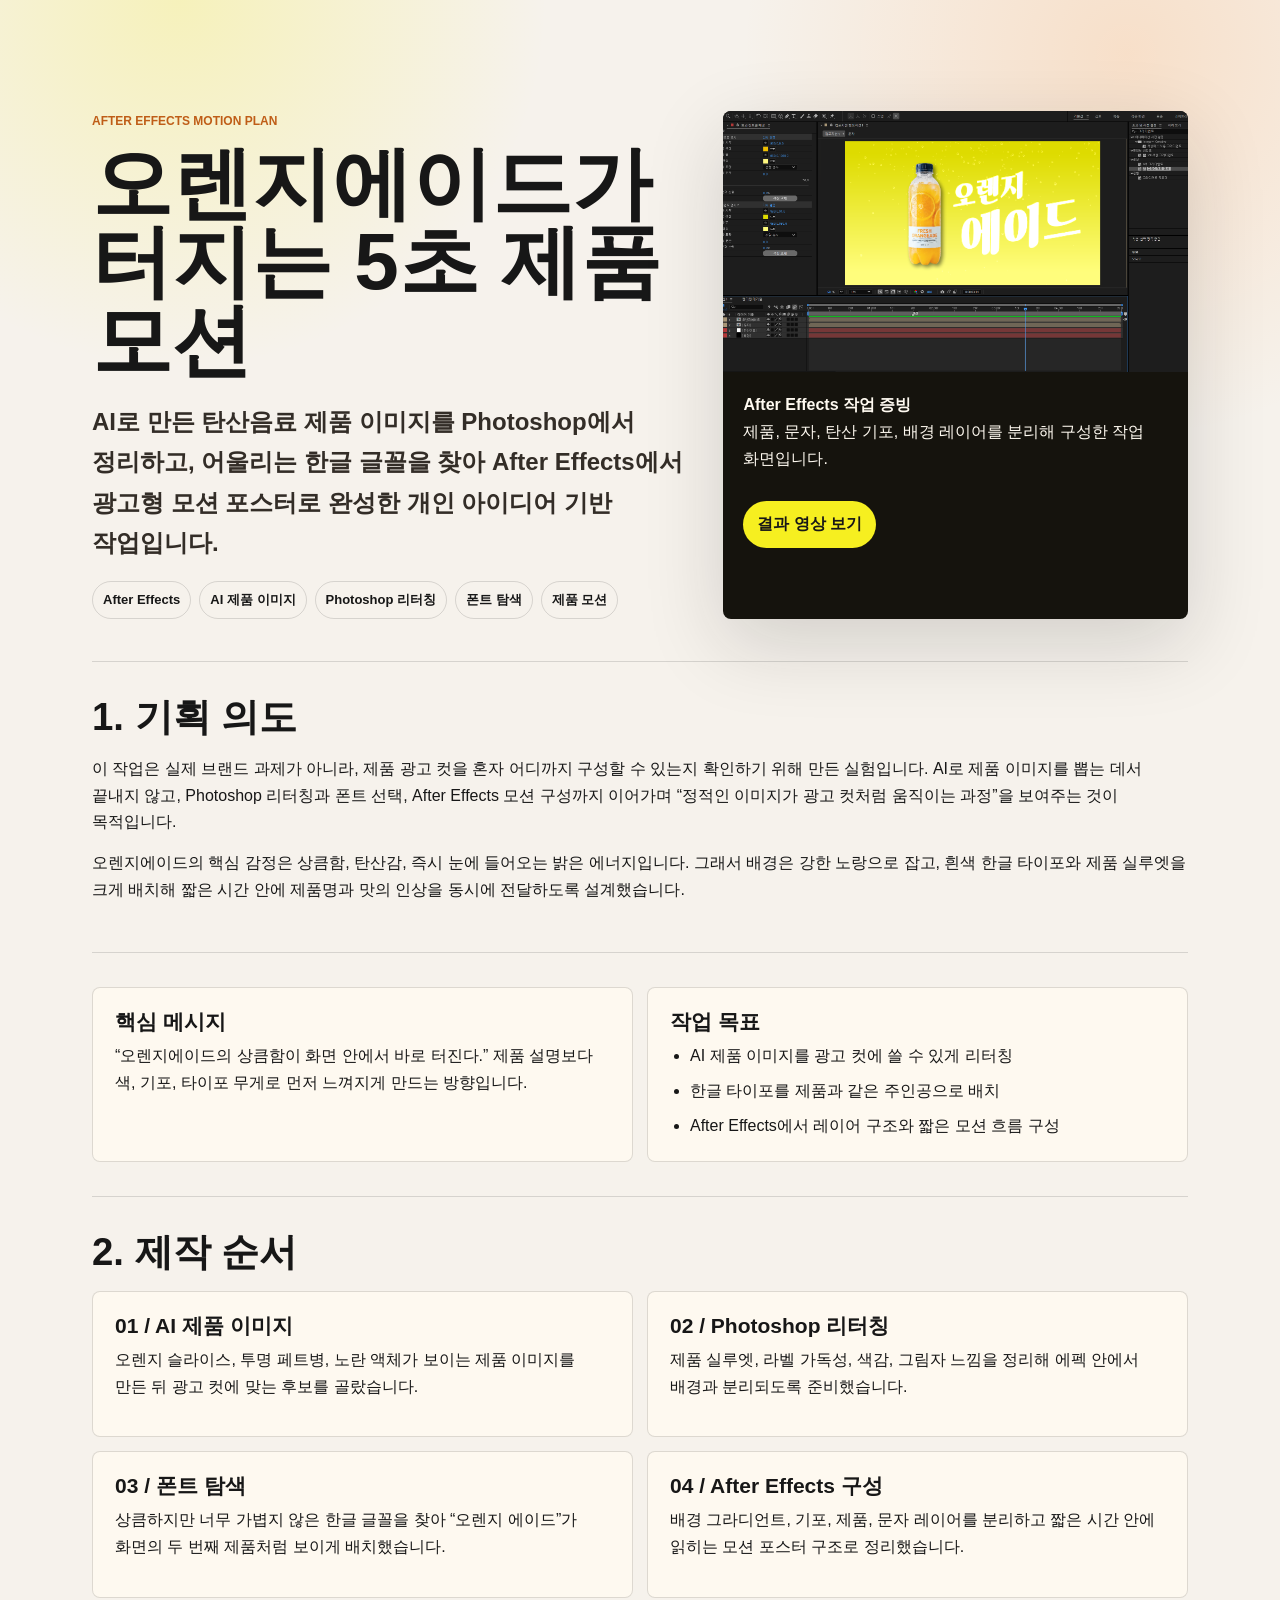
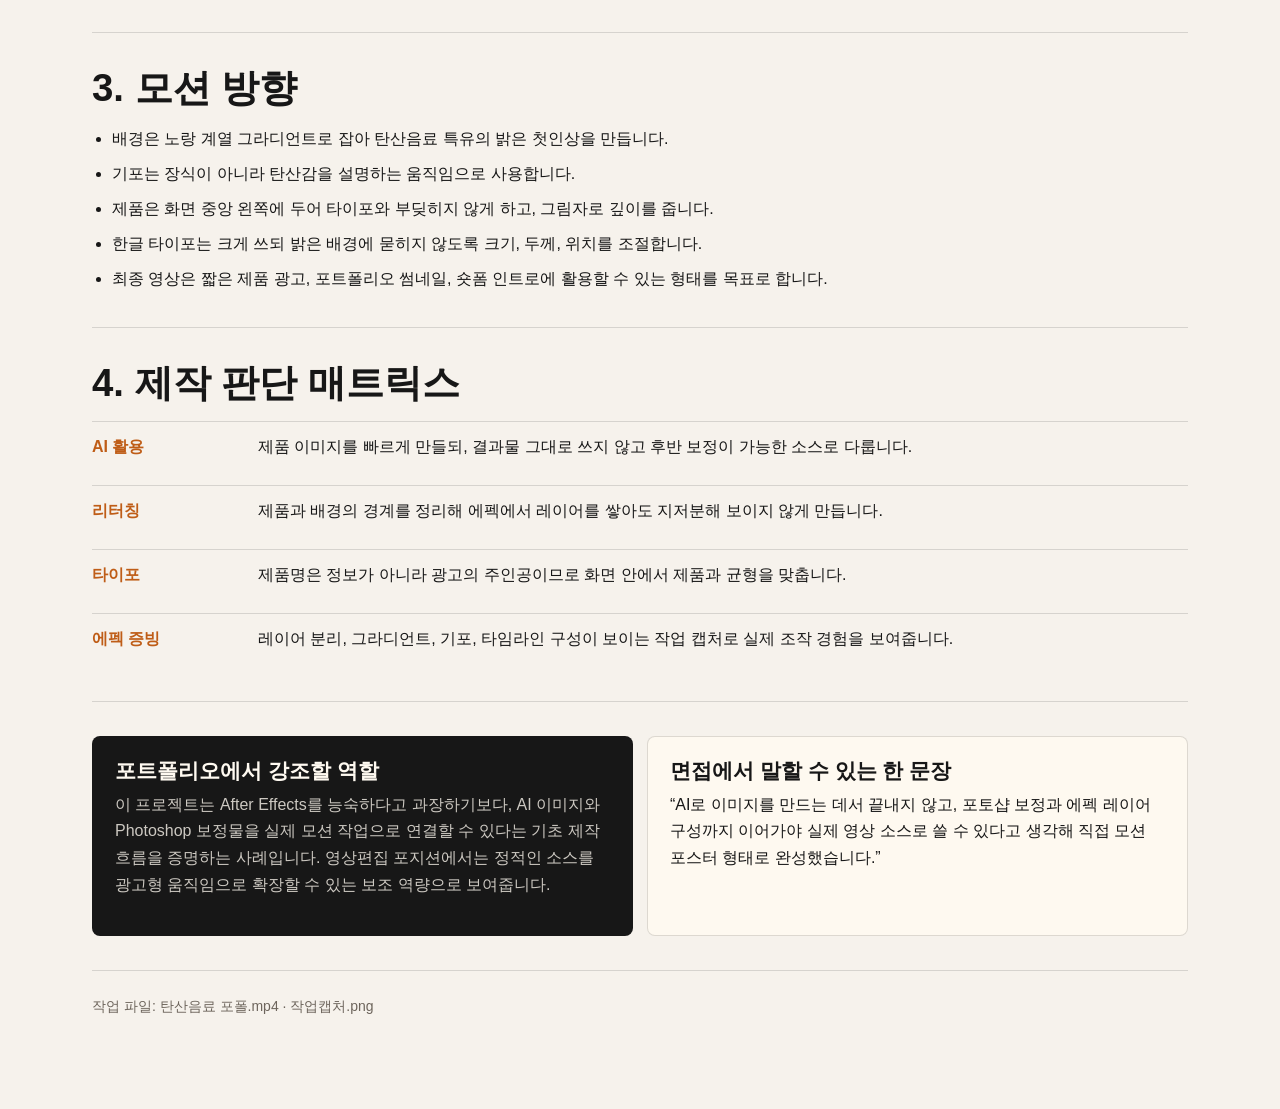
<file: planning-carbonated-drink-ae.html>
<!doctype html>
<html lang="ko">
  <head>
    <meta charset="utf-8" />
    <meta name="viewport" content="width=device-width, initial-scale=1" />
    <title>탄산음료 오렌지에이드 AE 모션 포스터 | 기획안</title>
    <style>
      :root {
        --paper: #f6f2ec;
        --paper-2: #fffaf1;
        --ink: #171717;
        --muted: #6d655c;
        --line: rgba(23, 23, 23, 0.14);
        --orange: #ff8a2a;
        --yellow: #f6ef20;
        --lime: #c8f45d;
        --blue: #2457ff;
      }
      * { box-sizing: border-box; }
      body {
        margin: 0;
        background:
          radial-gradient(circle at 14% 0%, rgba(246, 239, 32, 0.24), transparent 23rem),
          radial-gradient(circle at 88% 2%, rgba(255, 138, 42, 0.18), transparent 24rem),
          var(--paper);
        color: var(--ink);
        font-family: "Pretendard", "Apple SD Gothic Neo", "Segoe UI", sans-serif;
        line-height: 1.68;
        word-break: keep-all;
      }
      main { max-width: 1180px; margin: 0 auto; padding: clamp(34px, 6vw, 82px) clamp(18px, 4vw, 42px); }
      a { color: inherit; }
      .hero {
        align-items: stretch;
        border-bottom: 1px solid var(--line);
        display: grid;
        gap: 24px;
        grid-template-columns: minmax(0, 1.02fr) minmax(300px, 0.78fr);
        padding-bottom: 42px;
      }
      .eyebrow { color: #bf5d17; font-size: 12px; font-weight: 900; letter-spacing: 0; margin: 0 0 14px; }
      h1 { font-size: clamp(40px, 6.4vw, 80px); line-height: 0.98; letter-spacing: 0; margin: 0 0 22px; }
      h2 { font-size: clamp(26px, 3vw, 42px); line-height: 1.08; letter-spacing: 0; margin: 0 0 18px; }
      h3 { font-size: 21px; line-height: 1.18; letter-spacing: 0; margin: 0 0 8px; }
      p { margin: 0 0 14px; }
      .lead { color: #332d27; font-size: clamp(18px, 2vw, 24px); font-weight: 750; margin: 0; }
      .tag-row { display: flex; flex-wrap: wrap; gap: 8px; margin-top: 18px; }
      .tag-row span { border: 1px solid var(--line); border-radius: 999px; font-size: 13px; font-weight: 850; padding: 7px 10px; }
      .proof-card { background: #15130d; border-radius: 8px; color: #fffaf1; overflow: hidden; box-shadow: 0 24px 80px rgba(23, 23, 23, 0.16); }
      .proof-card img { display: block; width: 100%; aspect-ratio: 16 / 9; object-fit: cover; object-position: center; }
      .proof-card div { padding: 20px; }
      .proof-card a { align-items: center; background: var(--yellow); border-radius: 999px; color: var(--ink); display: inline-flex; font-weight: 900; margin-top: 14px; padding: 10px 14px; text-decoration: none; }
      section { border-bottom: 1px solid var(--line); padding: 34px 0; }
      .grid { display: grid; grid-template-columns: repeat(2, minmax(0, 1fr)); gap: 14px; }
      article, .note { background: rgba(255, 250, 241, 0.82); border: 1px solid var(--line); border-radius: 8px; padding: 22px; }
      .feature-note { background: var(--ink); color: var(--paper-2); }
      .feature-note p { color: rgba(255, 250, 241, 0.78); }
      ul, ol { margin: 0; padding-left: 20px; }
      li + li { margin-top: 8px; }
      .matrix { display: grid; gap: 10px; }
      .matrix div { border-top: 1px solid var(--line); display: grid; grid-template-columns: 150px minmax(0, 1fr); gap: 16px; padding-top: 12px; }
      .matrix span { color: #bf5d17; font-weight: 900; }
      .footer-note { color: var(--muted); font-size: 14px; padding-top: 24px; }
      @media (max-width: 820px) { .hero, .grid, .matrix div { grid-template-columns: 1fr; } }
    </style>
  </head>
  <body>
    <main>
      <section class="hero">
        <div>
          <p class="eyebrow">AFTER EFFECTS MOTION PLAN</p>
          <h1>오렌지에이드가 터지는 5초 제품 모션</h1>
          <p class="lead">
            AI로 만든 탄산음료 제품 이미지를 Photoshop에서 정리하고, 어울리는 한글 글꼴을 찾아 After Effects에서 광고형 모션 포스터로 완성한 개인 아이디어 기반 작업입니다.
          </p>
          <div class="tag-row" aria-label="핵심 키워드">
            <span>After Effects</span>
            <span>AI 제품 이미지</span>
            <span>Photoshop 리터칭</span>
            <span>폰트 탐색</span>
            <span>제품 모션</span>
          </div>
        </div>
        <aside class="proof-card">
          <img src="./assets/carbonated-drink-ae-proof.png" alt="After Effects 탄산음료 오렌지에이드 작업 화면" />
          <div>
            <strong>After Effects 작업 증빙</strong>
            <p>제품, 문자, 탄산 기포, 배경 레이어를 분리해 구성한 작업 화면입니다.</p>
            <a href="./assets/carbonated-drink-ae-portfolio.mp4" target="_blank" rel="noreferrer">결과 영상 보기</a>
          </div>
        </aside>
      </section>

      <section>
        <h2>1. 기획 의도</h2>
        <p>
          이 작업은 실제 브랜드 과제가 아니라, 제품 광고 컷을 혼자 어디까지 구성할 수 있는지 확인하기 위해 만든 실험입니다.
          AI로 제품 이미지를 뽑는 데서 끝내지 않고, Photoshop 리터칭과 폰트 선택, After Effects 모션 구성까지 이어가며 “정적인 이미지가 광고 컷처럼 움직이는 과정”을 보여주는 것이 목적입니다.
        </p>
        <p>
          오렌지에이드의 핵심 감정은 상큼함, 탄산감, 즉시 눈에 들어오는 밝은 에너지입니다.
          그래서 배경은 강한 노랑으로 잡고, 흰색 한글 타이포와 제품 실루엣을 크게 배치해 짧은 시간 안에 제품명과 맛의 인상을 동시에 전달하도록 설계했습니다.
        </p>
      </section>

      <section class="grid">
        <article>
          <h3>핵심 메시지</h3>
          <p>“오렌지에이드의 상큼함이 화면 안에서 바로 터진다.” 제품 설명보다 색, 기포, 타이포 무게로 먼저 느껴지게 만드는 방향입니다.</p>
        </article>
        <article>
          <h3>작업 목표</h3>
          <ul>
            <li>AI 제품 이미지를 광고 컷에 쓸 수 있게 리터칭</li>
            <li>한글 타이포를 제품과 같은 주인공으로 배치</li>
            <li>After Effects에서 레이어 구조와 짧은 모션 흐름 구성</li>
          </ul>
        </article>
      </section>

      <section>
        <h2>2. 제작 순서</h2>
        <div class="grid">
          <article><h3>01 / AI 제품 이미지</h3><p>오렌지 슬라이스, 투명 페트병, 노란 액체가 보이는 제품 이미지를 만든 뒤 광고 컷에 맞는 후보를 골랐습니다.</p></article>
          <article><h3>02 / Photoshop 리터칭</h3><p>제품 실루엣, 라벨 가독성, 색감, 그림자 느낌을 정리해 에펙 안에서 배경과 분리되도록 준비했습니다.</p></article>
          <article><h3>03 / 폰트 탐색</h3><p>상큼하지만 너무 가볍지 않은 한글 글꼴을 찾아 “오렌지 에이드”가 화면의 두 번째 제품처럼 보이게 배치했습니다.</p></article>
          <article><h3>04 / After Effects 구성</h3><p>배경 그라디언트, 기포, 제품, 문자 레이어를 분리하고 짧은 시간 안에 읽히는 모션 포스터 구조로 정리했습니다.</p></article>
        </div>
      </section>

      <section>
        <h2>3. 모션 방향</h2>
        <ul>
          <li>배경은 노랑 계열 그라디언트로 잡아 탄산음료 특유의 밝은 첫인상을 만듭니다.</li>
          <li>기포는 장식이 아니라 탄산감을 설명하는 움직임으로 사용합니다.</li>
          <li>제품은 화면 중앙 왼쪽에 두어 타이포와 부딪히지 않게 하고, 그림자로 깊이를 줍니다.</li>
          <li>한글 타이포는 크게 쓰되 밝은 배경에 묻히지 않도록 크기, 두께, 위치를 조절합니다.</li>
          <li>최종 영상은 짧은 제품 광고, 포트폴리오 썸네일, 숏폼 인트로에 활용할 수 있는 형태를 목표로 합니다.</li>
        </ul>
      </section>

      <section>
        <h2>4. 제작 판단 매트릭스</h2>
        <div class="matrix">
          <div><span>AI 활용</span><p>제품 이미지를 빠르게 만들되, 결과물 그대로 쓰지 않고 후반 보정이 가능한 소스로 다룹니다.</p></div>
          <div><span>리터칭</span><p>제품과 배경의 경계를 정리해 에펙에서 레이어를 쌓아도 지저분해 보이지 않게 만듭니다.</p></div>
          <div><span>타이포</span><p>제품명은 정보가 아니라 광고의 주인공이므로 화면 안에서 제품과 균형을 맞춥니다.</p></div>
          <div><span>에펙 증빙</span><p>레이어 분리, 그라디언트, 기포, 타임라인 구성이 보이는 작업 캡처로 실제 조작 경험을 보여줍니다.</p></div>
        </div>
      </section>

      <section class="grid">
        <article class="feature-note">
          <h3>포트폴리오에서 강조할 역할</h3>
          <p>
            이 프로젝트는 After Effects를 능숙하다고 과장하기보다, AI 이미지와 Photoshop 보정물을 실제 모션 작업으로 연결할 수 있다는 기초 제작 흐름을 증명하는 사례입니다.
            영상편집 포지션에서는 정적인 소스를 광고형 움직임으로 확장할 수 있는 보조 역량으로 보여줍니다.
          </p>
        </article>
        <article>
          <h3>면접에서 말할 수 있는 한 문장</h3>
          <p>
            “AI로 이미지를 만드는 데서 끝내지 않고, 포토샵 보정과 에펙 레이어 구성까지 이어가야 실제 영상 소스로 쓸 수 있다고 생각해 직접 모션 포스터 형태로 완성했습니다.”
          </p>
        </article>
      </section>

      <p class="footer-note">작업 파일: 탄산음료 포폴.mp4 · 작업캡처.png</p>
    </main>
  </body>
</html>
</file>
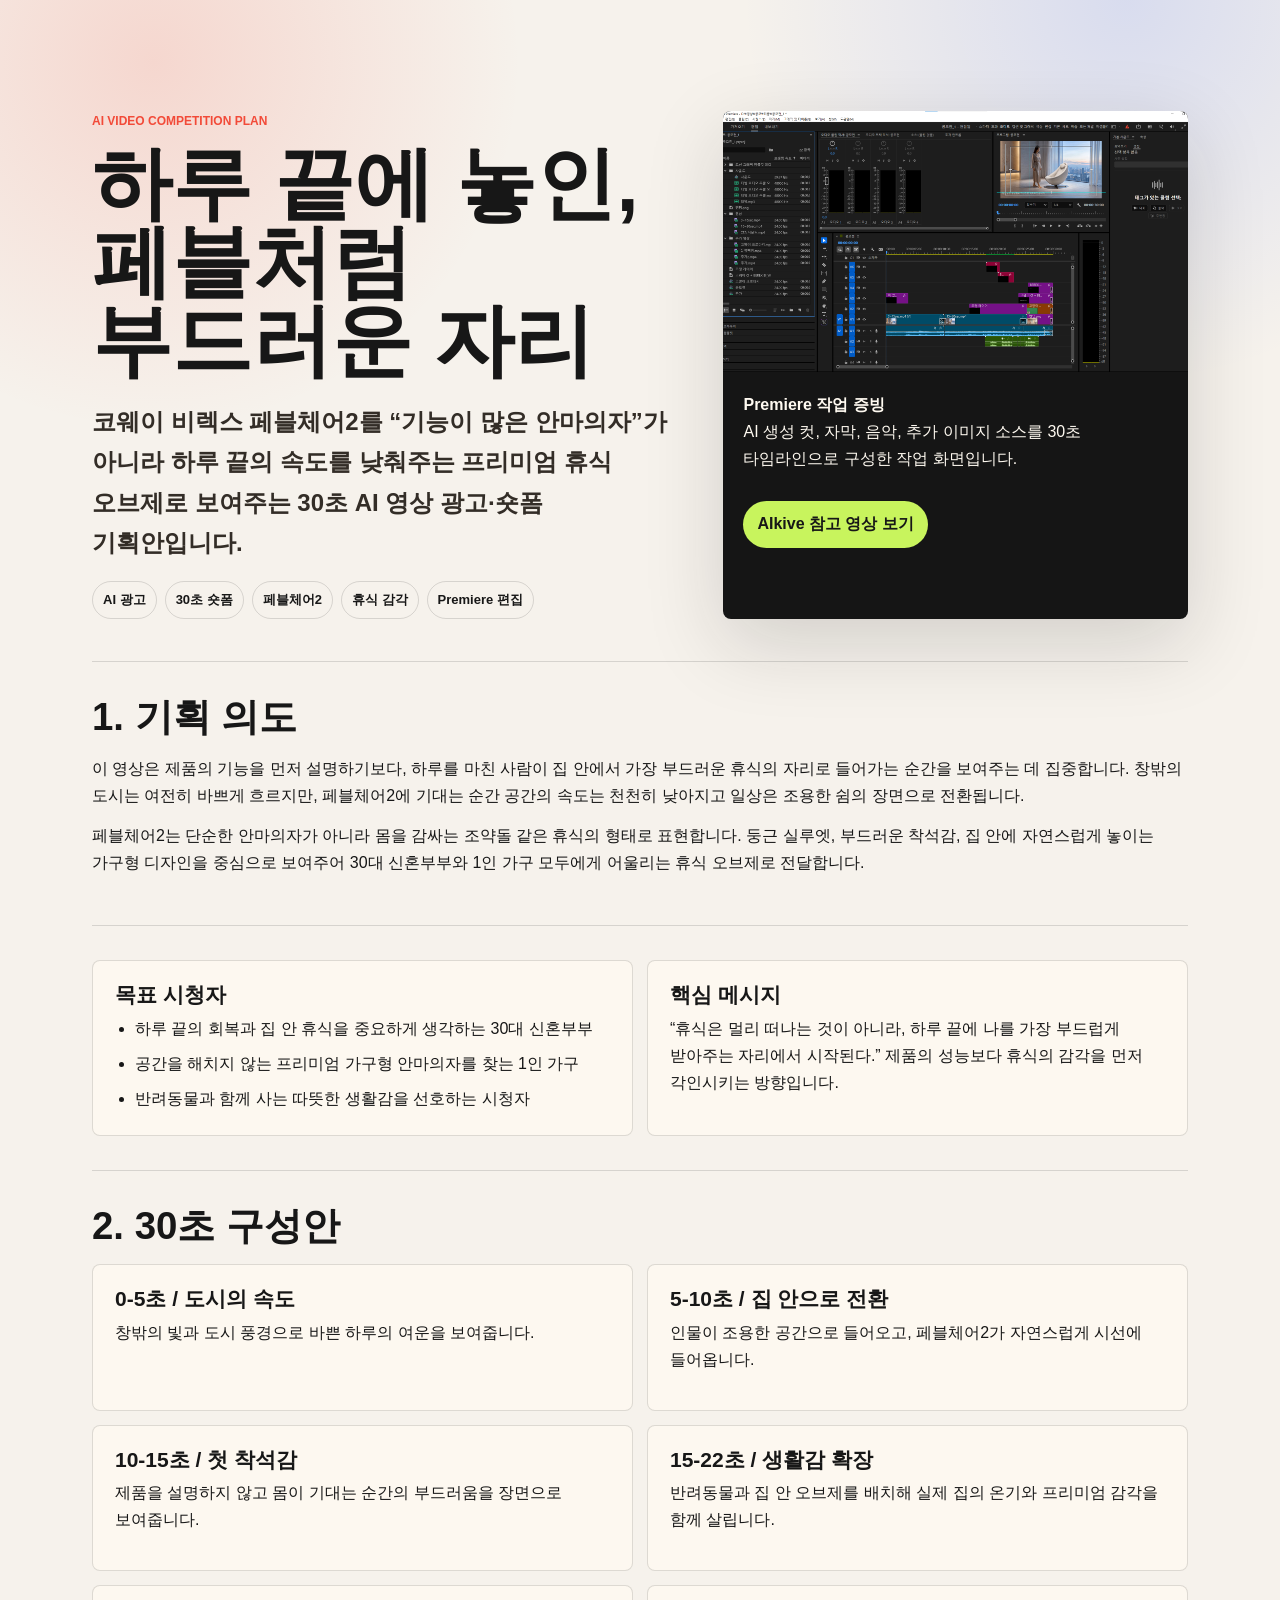
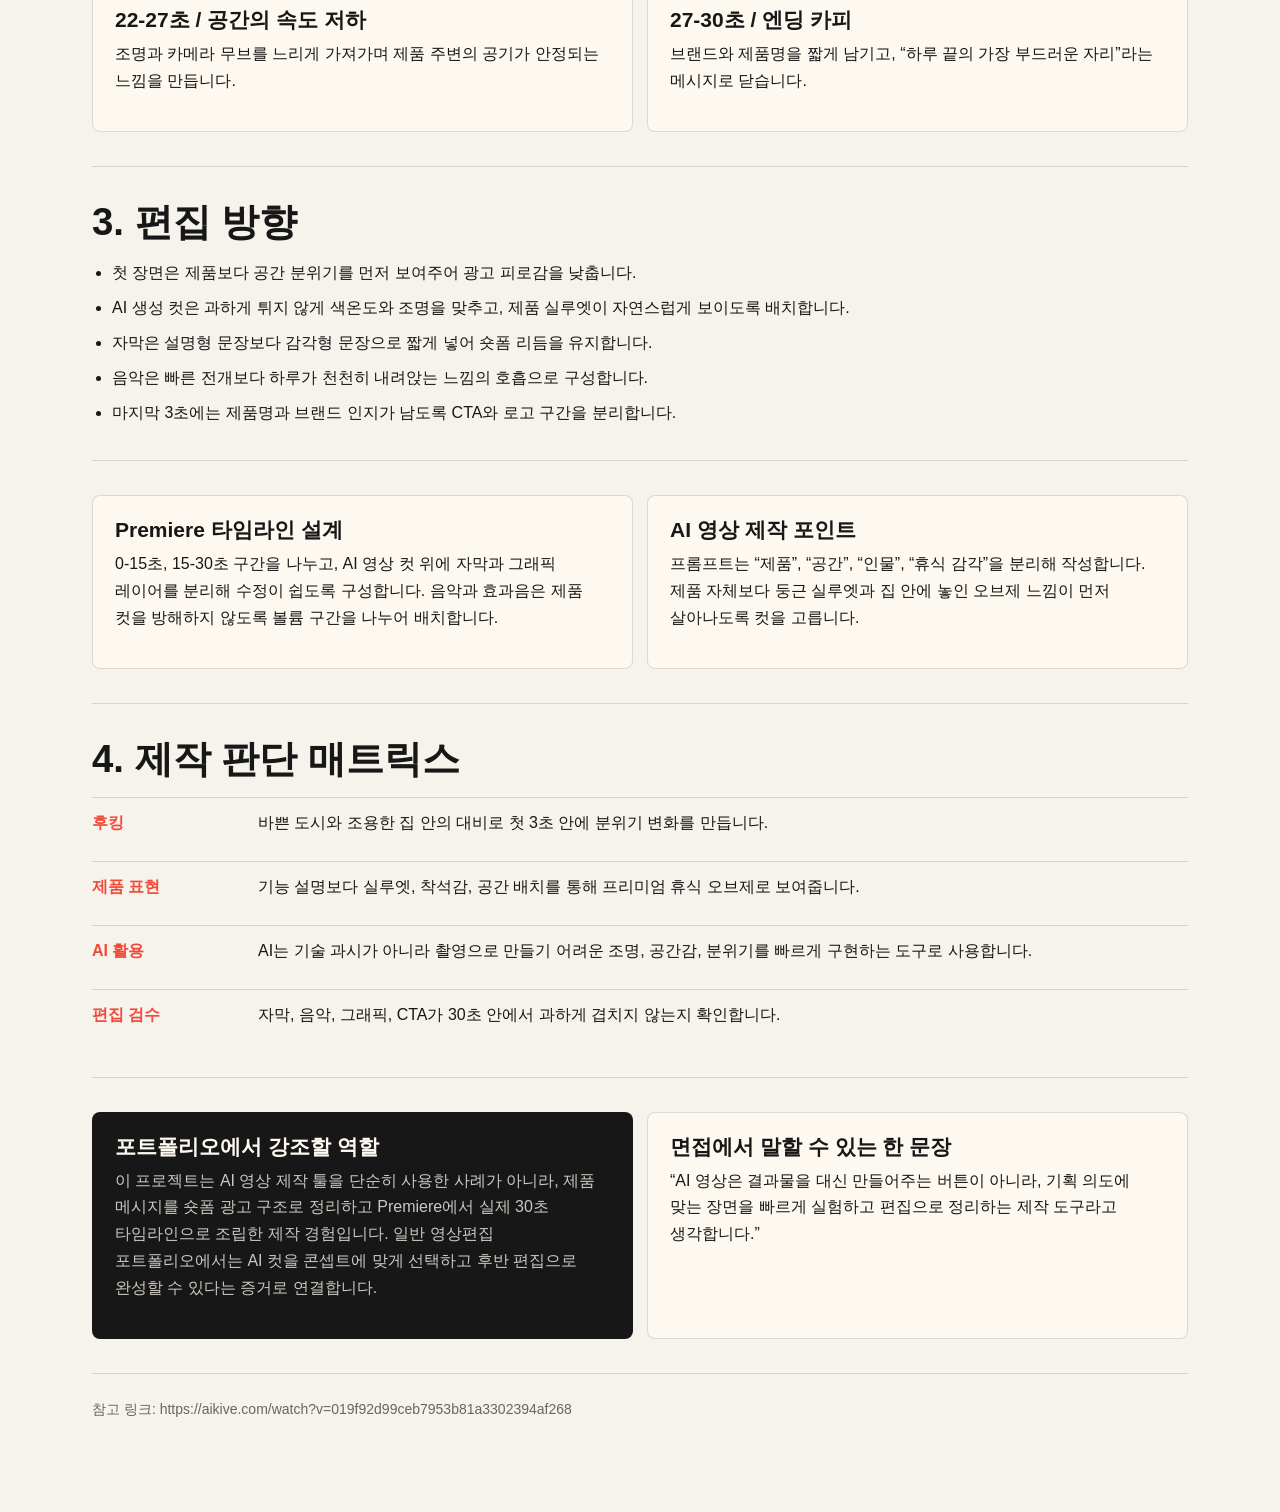
<file: planning-coway-berex-ai-video.html>
<!doctype html>
<html lang="ko">
  <head>
    <meta charset="utf-8" />
    <meta name="viewport" content="width=device-width, initial-scale=1" />
    <title>코웨이 비렉스 AI 영상 광고·숏폼 공모전 | 기획안</title>
    <style>
      :root {
        --paper: #f6f2ec;
        --paper-2: #fffaf1;
        --ink: #171717;
        --muted: #6d655c;
        --line: rgba(23, 23, 23, 0.14);
        --red: #f24a38;
        --blue: #2457ff;
        --lime: #c8f45d;
      }
      * { box-sizing: border-box; }
      body {
        margin: 0;
        background:
          radial-gradient(circle at 12% 2%, rgba(242, 74, 56, 0.16), transparent 23rem),
          radial-gradient(circle at 88% 0%, rgba(36, 87, 255, 0.14), transparent 24rem),
          var(--paper);
        color: var(--ink);
        font-family: "Pretendard", "Apple SD Gothic Neo", "Segoe UI", sans-serif;
        line-height: 1.68;
        word-break: keep-all;
      }
      main { max-width: 1180px; margin: 0 auto; padding: clamp(34px, 6vw, 82px) clamp(18px, 4vw, 42px); }
      a { color: inherit; }
      .hero {
        display: grid;
        grid-template-columns: minmax(0, 1.02fr) minmax(300px, 0.78fr);
        gap: 24px;
        align-items: stretch;
        border-bottom: 1px solid var(--line);
        padding-bottom: 42px;
      }
      .eyebrow { color: var(--red); font-size: 12px; font-weight: 900; letter-spacing: 0; margin: 0 0 14px; }
      h1 { font-size: clamp(40px, 6.4vw, 80px); line-height: 0.98; letter-spacing: 0; margin: 0 0 22px; }
      h2 { font-size: clamp(26px, 3vw, 42px); line-height: 1.08; letter-spacing: 0; margin: 0 0 18px; }
      h3 { font-size: 21px; line-height: 1.18; letter-spacing: 0; margin: 0 0 8px; }
      p { margin: 0 0 14px; }
      .lead { color: #332d27; font-size: clamp(18px, 2vw, 24px); font-weight: 750; margin: 0; }
      .tag-row { display: flex; flex-wrap: wrap; gap: 8px; margin-top: 18px; }
      .tag-row span { border: 1px solid var(--line); border-radius: 999px; font-size: 13px; font-weight: 850; padding: 7px 10px; }
      .proof-card { background: #151515; border-radius: 8px; color: #fffaf1; overflow: hidden; box-shadow: 0 24px 80px rgba(23, 23, 23, 0.16); }
      .proof-card img { display: block; width: 100%; aspect-ratio: 16 / 9; object-fit: cover; object-position: center; }
      .proof-card div { padding: 20px; }
      .proof-card a { align-items: center; background: var(--lime); border-radius: 999px; color: var(--ink); display: inline-flex; font-weight: 900; margin-top: 14px; padding: 10px 14px; text-decoration: none; }
      section { border-bottom: 1px solid var(--line); padding: 34px 0; }
      .grid { display: grid; grid-template-columns: repeat(2, minmax(0, 1fr)); gap: 14px; }
      article, .note { background: rgba(255, 250, 241, 0.78); border: 1px solid var(--line); border-radius: 8px; padding: 22px; }
      .feature-note { background: var(--ink); color: var(--paper-2); }
      .feature-note p { color: rgba(255, 250, 241, 0.78); }
      ul, ol { margin: 0; padding-left: 20px; }
      li + li { margin-top: 8px; }
      .matrix { display: grid; gap: 10px; }
      .matrix div { border-top: 1px solid var(--line); display: grid; grid-template-columns: 150px minmax(0, 1fr); gap: 16px; padding-top: 12px; }
      .matrix span { color: var(--red); font-weight: 900; }
      .footer-note { color: var(--muted); font-size: 14px; padding-top: 24px; }
      @media (max-width: 820px) { .hero, .grid, .matrix div { grid-template-columns: 1fr; } }
    </style>
  </head>
  <body>
    <main>
      <section class="hero">
        <div>
          <p class="eyebrow">AI VIDEO COMPETITION PLAN</p>
          <h1>하루 끝에 놓인, 페블처럼 부드러운 자리</h1>
          <p class="lead">
            코웨이 비렉스 페블체어2를 “기능이 많은 안마의자”가 아니라 하루 끝의 속도를 낮춰주는 프리미엄 휴식 오브제로 보여주는 30초 AI 영상 광고·숏폼 기획안입니다.
          </p>
          <div class="tag-row" aria-label="핵심 키워드">
            <span>AI 광고</span>
            <span>30초 숏폼</span>
            <span>페블체어2</span>
            <span>휴식 감각</span>
            <span>Premiere 편집</span>
          </div>
        </div>
        <aside class="proof-card">
          <img src="./assets/coway-premiere-proof.png" alt="Adobe Premiere Pro 코웨이 비렉스 AI 공모전 편집 타임라인" />
          <div>
            <strong>Premiere 작업 증빙</strong>
            <p>AI 생성 컷, 자막, 음악, 추가 이미지 소스를 30초 타임라인으로 구성한 작업 화면입니다.</p>
            <a href="https://aikive.com/watch?v=019f92d99ceb7953b81a3302394af268" target="_blank" rel="noreferrer">AIkive 참고 영상 보기</a>
          </div>
        </aside>
      </section>

      <section>
        <h2>1. 기획 의도</h2>
        <p>
          이 영상은 제품의 기능을 먼저 설명하기보다, 하루를 마친 사람이 집 안에서 가장 부드러운 휴식의 자리로 들어가는 순간을 보여주는 데 집중합니다.
          창밖의 도시는 여전히 바쁘게 흐르지만, 페블체어2에 기대는 순간 공간의 속도는 천천히 낮아지고 일상은 조용한 쉼의 장면으로 전환됩니다.
        </p>
        <p>
          페블체어2는 단순한 안마의자가 아니라 몸을 감싸는 조약돌 같은 휴식의 형태로 표현합니다.
          둥근 실루엣, 부드러운 착석감, 집 안에 자연스럽게 놓이는 가구형 디자인을 중심으로 보여주어 30대 신혼부부와 1인 가구 모두에게 어울리는 휴식 오브제로 전달합니다.
        </p>
      </section>

      <section class="grid">
        <article>
          <h3>목표 시청자</h3>
          <ul>
            <li>하루 끝의 회복과 집 안 휴식을 중요하게 생각하는 30대 신혼부부</li>
            <li>공간을 해치지 않는 프리미엄 가구형 안마의자를 찾는 1인 가구</li>
            <li>반려동물과 함께 사는 따뜻한 생활감을 선호하는 시청자</li>
          </ul>
        </article>
        <article>
          <h3>핵심 메시지</h3>
          <p>
            “휴식은 멀리 떠나는 것이 아니라, 하루 끝에 나를 가장 부드럽게 받아주는 자리에서 시작된다.”
            제품의 성능보다 휴식의 감각을 먼저 각인시키는 방향입니다.
          </p>
        </article>
      </section>

      <section>
        <h2>2. 30초 구성안</h2>
        <div class="grid">
          <article><h3>0-5초 / 도시의 속도</h3><p>창밖의 빛과 도시 풍경으로 바쁜 하루의 여운을 보여줍니다.</p></article>
          <article><h3>5-10초 / 집 안으로 전환</h3><p>인물이 조용한 공간으로 들어오고, 페블체어2가 자연스럽게 시선에 들어옵니다.</p></article>
          <article><h3>10-15초 / 첫 착석감</h3><p>제품을 설명하지 않고 몸이 기대는 순간의 부드러움을 장면으로 보여줍니다.</p></article>
          <article><h3>15-22초 / 생활감 확장</h3><p>반려동물과 집 안 오브제를 배치해 실제 집의 온기와 프리미엄 감각을 함께 살립니다.</p></article>
          <article><h3>22-27초 / 공간의 속도 저하</h3><p>조명과 카메라 무브를 느리게 가져가며 제품 주변의 공기가 안정되는 느낌을 만듭니다.</p></article>
          <article><h3>27-30초 / 엔딩 카피</h3><p>브랜드와 제품명을 짧게 남기고, “하루 끝의 가장 부드러운 자리”라는 메시지로 닫습니다.</p></article>
        </div>
      </section>

      <section>
        <h2>3. 편집 방향</h2>
        <ul>
          <li>첫 장면은 제품보다 공간 분위기를 먼저 보여주어 광고 피로감을 낮춥니다.</li>
          <li>AI 생성 컷은 과하게 튀지 않게 색온도와 조명을 맞추고, 제품 실루엣이 자연스럽게 보이도록 배치합니다.</li>
          <li>자막은 설명형 문장보다 감각형 문장으로 짧게 넣어 숏폼 리듬을 유지합니다.</li>
          <li>음악은 빠른 전개보다 하루가 천천히 내려앉는 느낌의 호흡으로 구성합니다.</li>
          <li>마지막 3초에는 제품명과 브랜드 인지가 남도록 CTA와 로고 구간을 분리합니다.</li>
        </ul>
      </section>

      <section class="grid">
        <article>
          <h3>Premiere 타임라인 설계</h3>
          <p>
            0-15초, 15-30초 구간을 나누고, AI 영상 컷 위에 자막과 그래픽 레이어를 분리해 수정이 쉽도록 구성합니다.
            음악과 효과음은 제품 컷을 방해하지 않도록 볼륨 구간을 나누어 배치합니다.
          </p>
        </article>
        <article>
          <h3>AI 영상 제작 포인트</h3>
          <p>
            프롬프트는 “제품”, “공간”, “인물”, “휴식 감각”을 분리해 작성합니다.
            제품 자체보다 둥근 실루엣과 집 안에 놓인 오브제 느낌이 먼저 살아나도록 컷을 고릅니다.
          </p>
        </article>
      </section>

      <section>
        <h2>4. 제작 판단 매트릭스</h2>
        <div class="matrix">
          <div><span>후킹</span><p>바쁜 도시와 조용한 집 안의 대비로 첫 3초 안에 분위기 변화를 만듭니다.</p></div>
          <div><span>제품 표현</span><p>기능 설명보다 실루엣, 착석감, 공간 배치를 통해 프리미엄 휴식 오브제로 보여줍니다.</p></div>
          <div><span>AI 활용</span><p>AI는 기술 과시가 아니라 촬영으로 만들기 어려운 조명, 공간감, 분위기를 빠르게 구현하는 도구로 사용합니다.</p></div>
          <div><span>편집 검수</span><p>자막, 음악, 그래픽, CTA가 30초 안에서 과하게 겹치지 않는지 확인합니다.</p></div>
        </div>
      </section>

      <section class="grid">
        <article class="feature-note">
          <h3>포트폴리오에서 강조할 역할</h3>
          <p>
            이 프로젝트는 AI 영상 제작 툴을 단순히 사용한 사례가 아니라, 제품 메시지를 숏폼 광고 구조로 정리하고 Premiere에서 실제 30초 타임라인으로 조립한 제작 경험입니다.
            일반 영상편집 포트폴리오에서는 AI 컷을 콘셉트에 맞게 선택하고 후반 편집으로 완성할 수 있다는 증거로 연결합니다.
          </p>
        </article>
        <article>
          <h3>면접에서 말할 수 있는 한 문장</h3>
          <p>
            “AI 영상은 결과물을 대신 만들어주는 버튼이 아니라, 기획 의도에 맞는 장면을 빠르게 실험하고 편집으로 정리하는 제작 도구라고 생각합니다.”
          </p>
        </article>
      </section>

      <p class="footer-note">참고 링크: https://aikive.com/watch?v=019f92d99ceb7953b81a3302394af268</p>
    </main>
  </body>
</html>
</file>
